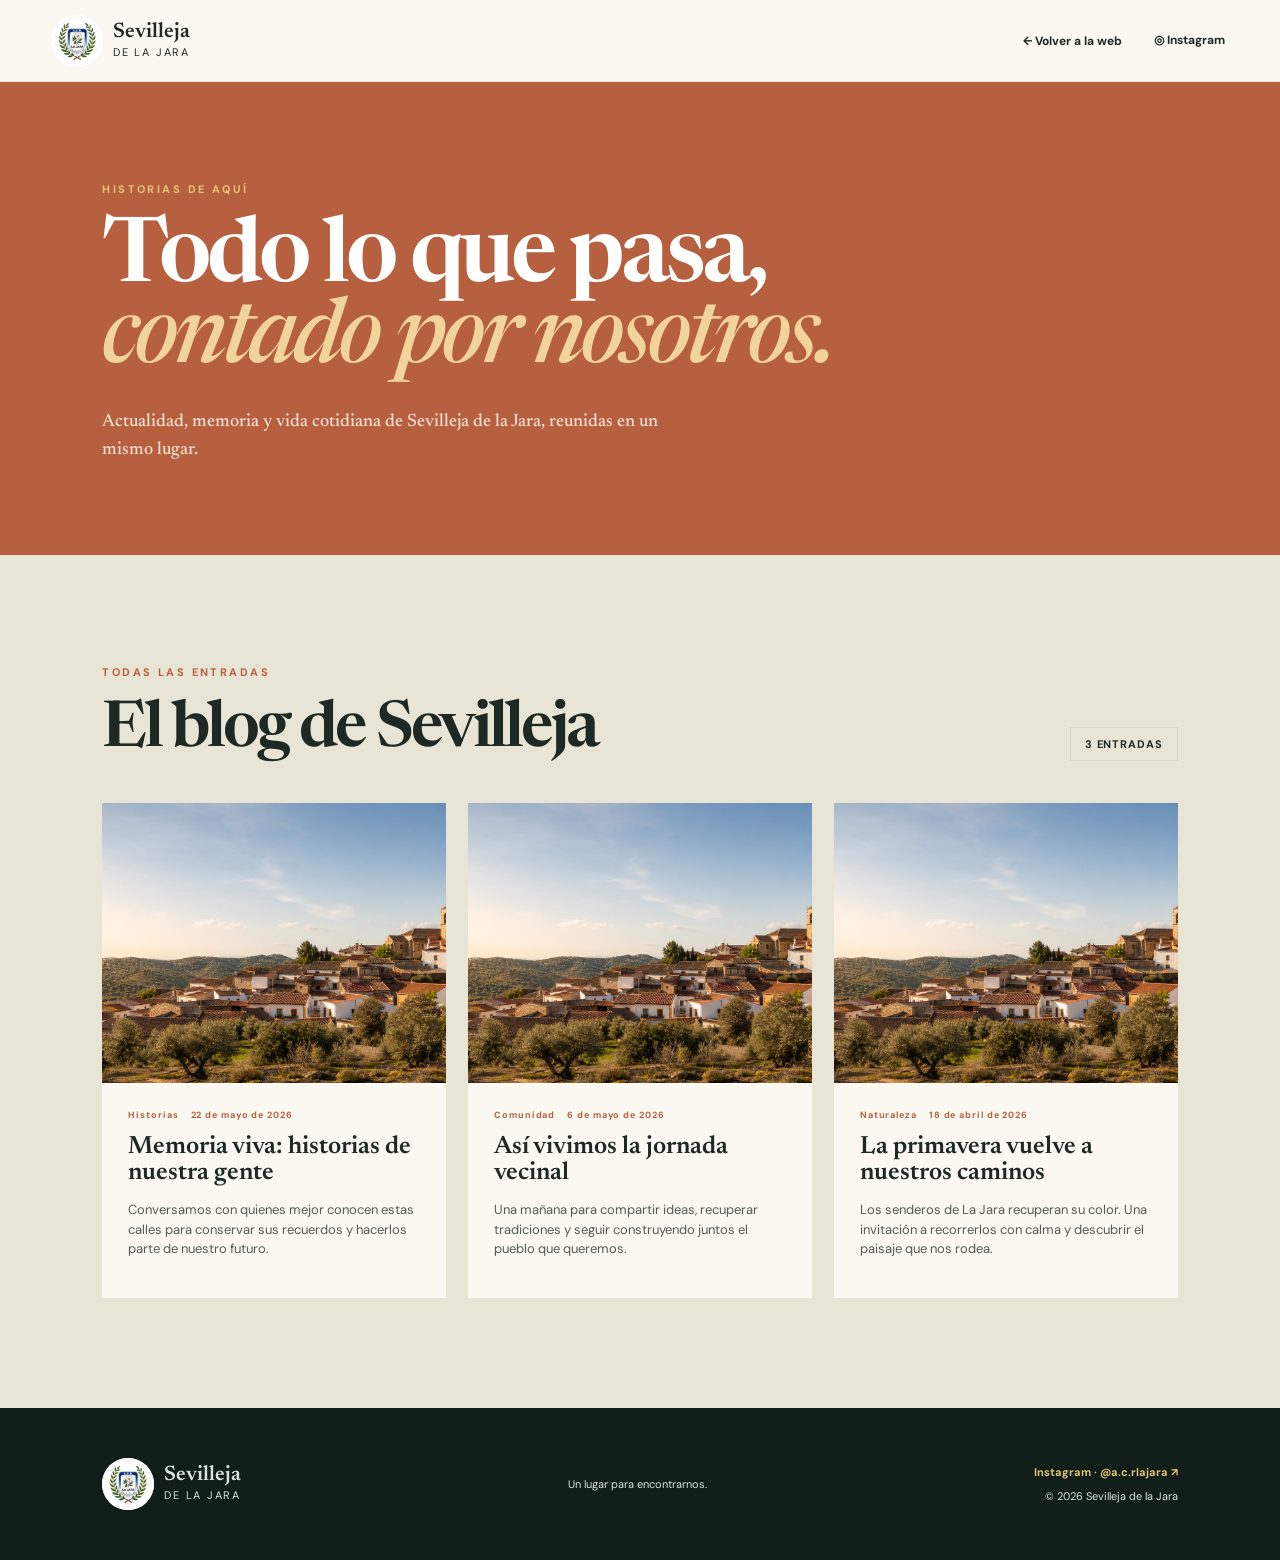
<file: blog.html>
<!doctype html>
<html lang="es">
<head>
  <meta charset="UTF-8">
  <meta name="viewport" content="width=device-width, initial-scale=1.0">
  <meta name="description" content="Todas las historias y noticias de Sevilleja de la Jara.">
  <title>Blog · Sevilleja de la Jara</title>
  <link rel="preconnect" href="https://fonts.googleapis.com">
  <link rel="preconnect" href="https://fonts.gstatic.com" crossorigin>
  <link href="https://fonts.googleapis.com/css2?family=DM+Sans:wght@400;500;600;700&family=Newsreader:opsz,wght@6..72,500;6..72,600&display=swap" rel="stylesheet">
  <link rel="stylesheet" href="styles.css">
</head>
<body class="blog-page">
  <header class="site-header">
    <a class="brand" href="index.html" aria-label="Volver al inicio">
      <img class="brand-logo" src="assets/logo-acr-la-jara.png" alt="Logotipo de A.C.R. La Jara">
      <span><strong>Sevilleja</strong><small>de la Jara</small></span>
    </a>
    <nav class="events-page-nav"><a href="index.html">← Volver a la web</a><a class="instagram-button" href="https://www.instagram.com/a.c.rlajara/" target="_blank" rel="noopener noreferrer">◎ Instagram</a></nav>
  </header>

  <main>
    <section class="blog-page-hero">
      <span class="eyebrow light">HISTORIAS DE AQUÍ</span>
      <h1>Todo lo que pasa,<br><em>contado por nosotros.</em></h1>
      <p>Actualidad, memoria y vida cotidiana de Sevilleja de la Jara, reunidas en un mismo lugar.</p>
    </section>
    <section class="blog-catalog section">
      <div class="catalog-heading"><div><span class="eyebrow">TODAS LAS ENTRADAS</span><h2>El blog de Sevilleja</h2></div><span id="postCount" class="event-count"></span></div>
      <div id="allPostsGrid" class="blog-grid full-blog-grid"></div>
    </section>
  </main>

  <footer><a class="brand footer-brand" href="index.html"><img class="brand-logo" src="assets/logo-acr-la-jara.png" alt="Logotipo de A.C.R. La Jara"><span><strong>Sevilleja</strong><small>de la Jara</small></span></a><p>Un lugar para encontrarnos.</p><div><a class="footer-instagram" href="https://www.instagram.com/a.c.rlajara/" target="_blank" rel="noopener noreferrer">Instagram · @a.c.rlajara ↗</a><span>© <span id="year"></span> Sevilleja de la Jara</span></div></footer>
  <script src="blog.js"></script>
</body>
</html>
</file>
<file: styles.css>
:root{--ink:#1e2924;--green:#254437;--deep:#183129;--sage:#8e9b78;--cream:#f3efdf;--paper:#faf8f1;--ochre:#d09a3b;--terra:#b7603f;--line:#d9d6c9;--white:#fff;--muted:#6e746f;--danger:#a74637}*{box-sizing:border-box}html{scroll-behavior:smooth}body{margin:0;color:var(--ink);background:var(--paper);font-family:"DM Sans",sans-serif}button,input,textarea,select{font:inherit}button,a{color:inherit}a{text-decoration:none}.site-header{height:82px;display:flex;align-items:center;padding:0 4vw;background:var(--paper);position:sticky;top:0;z-index:30;border-bottom:1px solid rgba(0,0,0,.06)}.brand{display:flex;align-items:center;gap:10px;min-width:215px}.brand-mark{display:grid;place-items:center;width:42px;height:42px;border:1px solid currentColor;border-radius:50%;font-family:Newsreader,serif;font-weight:600}.brand strong,.brand small{display:block;line-height:1.05}.brand strong{font:600 21px/1 Newsreader,serif}.brand small{font-size:11px;text-transform:uppercase;letter-spacing:.16em;margin-top:4px}.main-nav{display:flex;gap:26px;align-items:center;margin:auto}.main-nav a{font-size:13px;font-weight:600;padding:31px 0 25px;border-bottom:2px solid transparent}.main-nav a:hover,.main-nav a.active{color:var(--terra);border-color:var(--terra)}.btn{border:0;padding:14px 19px;border-radius:2px;font-weight:700;font-size:13px;cursor:pointer;display:inline-flex;align-items:center;justify-content:center;gap:18px}.btn-dark{background:var(--ink);color:white}.btn-dark:hover{background:var(--terra)}.btn-cream{background:var(--cream);color:var(--ink)}.btn-outline{background:white;border:1px solid var(--line)}.menu-toggle{display:none;border:0;background:none;font-size:23px}.hero{min-height:680px;height:calc(100vh - 82px);position:relative;color:white;overflow:hidden}.hero>img{width:100%;height:100%;object-fit:cover}.hero-shade{position:absolute;inset:0;background:linear-gradient(90deg,rgba(12,28,22,.78) 0%,rgba(17,30,24,.28) 52%,rgba(10,20,18,.08)),linear-gradient(0deg,rgba(13,25,20,.35),transparent 55%)}.hero-content{position:absolute;left:8vw;top:50%;transform:translateY(-50%);max-width:680px}.eyebrow{font-size:11px;font-weight:700;letter-spacing:.22em;color:var(--terra);display:block;margin-bottom:24px}.eyebrow.light{color:#e5c376}.hero h1,.section h2{font:600 clamp(52px,6.6vw,96px)/.9 Newsreader,serif;margin:0;letter-spacing:-.045em}.hero h1 em,.section h2 em{font-weight:500;color:#e7c27a}.hero p{font:500 18px/1.55 Newsreader,serif;max-width:470px;margin:28px 0}.hero-actions{display:flex;align-items:center;gap:34px}.text-link{font-size:12px;font-weight:700;border-bottom:1px solid rgba(255,255,255,.5);padding-bottom:4px}.hero-fact{position:absolute;right:5vw;bottom:50px;border-left:1px solid rgba(255,255,255,.5);padding-left:22px;display:flex;flex-direction:column}.hero-fact small{font-size:9px;letter-spacing:.2em}.hero-fact strong{font:600 30px Newsreader,serif}.hero-fact span{font-size:11px}.section{padding:110px 8vw}.intro{display:grid;grid-template-columns:1fr 1fr .6fr;gap:6vw;align-items:end}.intro h2,.balance-copy h2{font-size:clamp(48px,5vw,72px)}.intro h2 em,.balance-copy h2 em{color:var(--terra)}.intro-copy p{font:500 18px/1.6 Newsreader,serif;color:#4d5751}.arrow-link{display:inline-flex;gap:55px;border-bottom:1px solid var(--ink);padding:10px 0;font-size:12px;font-weight:700}.stat{border-left:1px solid var(--ochre);padding-left:28px;display:flex;flex-direction:column}.stat strong{font:600 58px Newsreader,serif;color:var(--terra)}.stat span{font:600 16px Newsreader,serif}.stat small{margin-top:30px;font-size:9px;letter-spacing:.16em}.blog-section{background:#e9e5d6}.section-heading{display:flex;justify-content:space-between;align-items:end;margin-bottom:50px}.section-heading h2{font-size:clamp(47px,5vw,70px)}.hand-note{font:italic 17px Newsreader,serif;transform:rotate(-3deg);color:#6c6f64}.blog-grid{display:grid;grid-template-columns:repeat(3,1fr);gap:22px}.post-card{background:var(--paper);min-width:0}.post-image{height:240px;overflow:hidden;background:#ccd3c8}.post-image img{width:100%;height:100%;object-fit:cover;transition:.5s}.post-card:hover img{transform:scale(1.03)}.post-body{padding:26px}.post-meta{display:flex;gap:12px;font-size:9px;font-weight:700;letter-spacing:.1em;color:var(--terra)}.post-body h3{font:600 25px/1.05 Newsreader,serif;margin:14px 0 10px}.post-body p{font-size:13px;line-height:1.5;color:var(--muted);display:-webkit-box;-webkit-line-clamp:3;-webkit-box-orient:vertical;overflow:hidden}.read-more{font-size:11px;font-weight:700}.events-section{background:var(--deep);color:white}.inverse p{font:500 16px/1.5 Newsreader,serif;color:#c4cec8}.events-list{border-top:1px solid rgba(255,255,255,.18)}.event-row{display:grid;grid-template-columns:110px 1fr 1fr auto;gap:25px;align-items:center;padding:28px 0;border-bottom:1px solid rgba(255,255,255,.18)}.event-date{text-align:center;border-right:1px solid rgba(255,255,255,.18)}.event-date strong{display:block;font:600 43px/.8 Newsreader,serif;color:#e5c376}.event-date span{font-size:10px;font-weight:700;letter-spacing:.15em}.event-info h3{font:600 25px Newsreader,serif;margin:0 0 5px}.event-info span,.event-place{font-size:12px;color:#aebcb5}.event-place{display:flex;gap:10px}.balance-section{display:grid;grid-template-columns:1fr 1fr;gap:10vw;align-items:center}.balance-copy p{max-width:430px;color:var(--muted);line-height:1.6}.balance-legend{display:flex;gap:28px;margin-top:35px;font-size:12px}.dot{display:inline-block;width:8px;height:8px;border-radius:50%}.dot.income{background:var(--green)}.dot.expense{background:var(--terra)}.balance-card{background:white;box-shadow:0 22px 50px rgba(34,45,39,.12);padding:42px}.balance-top,.balance-numbers{display:flex;justify-content:space-between}.balance-top span{font:600 22px Newsreader,serif}.balance-top small{font-size:9px;letter-spacing:.15em}.balance-card>strong{font:600 60px Newsreader,serif;display:block;margin:20px 0}.bar{height:11px;display:flex;margin:26px 0}.bar i:first-child{background:var(--green)}.bar i:last-child{background:var(--terra)}.balance-numbers small,.balance-numbers b{display:block}.balance-numbers small{font-size:9px;letter-spacing:.12em}.balance-numbers b{font:600 21px Newsreader,serif;margin-top:5px}.balance-numbers span:last-child{text-align:right}.balance-card>p{font-size:11px;color:var(--muted);border-top:1px solid var(--line);padding-top:18px;margin-top:26px}.contact-section{background:var(--terra);color:white;display:grid;grid-template-columns:1fr 1fr;gap:10vw}.contact-section h2{font-size:clamp(50px,5vw,72px)}.contact-section>div>p{font:500 17px/1.5 Newsreader,serif}.contact-form,.modal form,.admin-form{display:flex;flex-direction:column;gap:18px}.contact-form label,.modal label,.admin-form label{font-size:10px;font-weight:700;letter-spacing:.1em}.contact-form input,.contact-form textarea{border:0;border-bottom:1px solid rgba(255,255,255,.5);background:transparent;color:white;padding:10px 0;outline:none;width:100%}.contact-form ::placeholder{color:rgba(255,255,255,.65)}textarea{min-height:90px;resize:vertical}footer{background:#101d18;color:#dce3dd;padding:50px 8vw;display:flex;align-items:center;justify-content:space-between;font-size:11px}.footer-brand{min-width:0}footer>div{display:flex;flex-direction:column;align-items:end;gap:10px}.link-button{background:none;border:0;color:inherit;padding:0;text-decoration:underline;cursor:pointer}.modal{position:fixed;inset:0;z-index:80;display:none;place-items:center;padding:20px}.modal.open{display:grid}.modal-backdrop{position:absolute;inset:0;background:rgba(10,20,16,.72);backdrop-filter:blur(5px)}.modal-card{position:relative;background:var(--paper);padding:45px;width:min(550px,100%);max-height:90vh;overflow:auto;box-shadow:0 25px 70px rgba(0,0,0,.3)}.modal-close{position:absolute;right:18px;top:12px;border:0;background:none;font-size:28px;cursor:pointer}.modal-card h3{font:600 38px Newsreader,serif;margin:0}.modal-card>p{color:var(--muted);font-size:13px;margin-bottom:28px}.modal input,.modal textarea,.admin-form input,.admin-form textarea,.admin-form select{padding:12px;border:1px solid var(--line);background:white;width:100%;margin-top:7px}.form-grid{display:grid;grid-template-columns:1fr 1fr;gap:14px}.check{display:flex;gap:8px;align-items:start;line-height:1.4;letter-spacing:0!important;font-weight:500!important}.check input{width:auto;margin-top:2px}.full{width:100%}.login-card{text-align:center;max-width:430px}.login-card form{text-align:left}.brand-mark.large{margin:0 auto 24px;width:56px;height:56px}.login-hint{background:#ece8da;padding:10px;text-align:center;font-size:11px;color:#6e7069}.toast{position:fixed;right:25px;bottom:25px;z-index:120;background:var(--ink);color:white;padding:15px 22px;border-radius:3px;transform:translateY(120px);opacity:0;transition:.3s;box-shadow:0 8px 30px rgba(0,0,0,.25);font-size:13px}.toast.show{transform:none;opacity:1}.admin-panel{display:none;position:fixed;inset:0;z-index:70;background:#f5f3ec}.admin-panel.open{display:grid;grid-template-columns:240px 1fr}.admin-panel aside{background:var(--deep);color:white;padding:28px 20px;display:flex;flex-direction:column}.admin-brand{padding:0 10px 30px;min-width:0}.admin-panel aside nav{display:flex;flex-direction:column;gap:5px;margin-top:20px}.admin-tab,.logout{border:0;background:none;color:#bdc9c3;text-align:left;padding:13px;border-radius:3px;cursor:pointer;font-size:13px}.admin-tab:hover,.admin-tab.active{background:rgba(255,255,255,.1);color:white}.logout{margin-top:auto}.admin-main{overflow:auto;padding:0 4vw 50px}.admin-main>header{height:105px;display:flex;align-items:center;justify-content:space-between;border-bottom:1px solid var(--line)}.admin-main header small{font-size:9px;letter-spacing:.15em}.admin-main header h2{font:600 30px Newsreader,serif;margin:3px 0}.admin-dashboard{padding-top:35px}.admin-stats{display:grid;grid-template-columns:repeat(4,1fr);gap:16px}.admin-stat{background:white;padding:22px;border:1px solid #ebe8df}.admin-stat small{font-size:9px;letter-spacing:.12em;color:var(--muted)}.admin-stat strong{display:block;font:600 32px Newsreader,serif;margin-top:12px}.admin-grid{display:grid;grid-template-columns:1.4fr 1fr;gap:20px;margin-top:22px}.admin-box{background:white;padding:25px;border:1px solid #ebe8df}.admin-box h3,.admin-section-title h3{font:600 24px Newsreader,serif;margin:0 0 20px}.mini-row{padding:13px 0;border-top:1px solid #eee;display:flex;justify-content:space-between;gap:10px;font-size:12px}.admin-section-title{display:flex;justify-content:space-between;align-items:center;padding-top:35px}.data-table{width:100%;border-collapse:collapse;background:white;font-size:12px}.data-table th{text-align:left;background:#ece9df;padding:12px;font-size:9px;letter-spacing:.1em}.data-table td{padding:13px 12px;border-bottom:1px solid #eee}.actions{display:flex;gap:6px}.icon-btn{border:1px solid var(--line);background:white;padding:6px 9px;cursor:pointer}.icon-btn.danger{color:var(--danger)}.admin-form{background:white;padding:25px;border:1px solid #ebe8df;margin:20px 0}.admin-form .form-actions{display:flex;gap:10px;justify-content:flex-end}.empty{text-align:center;padding:50px;color:var(--muted);background:rgba(255,255,255,.06)}.tag{background:#e7ede9;color:var(--green);padding:4px 7px;font-size:10px}.amount-income{color:#347157}.amount-expense{color:var(--danger)}@media(max-width:1000px){.main-nav{display:none;position:absolute;top:82px;left:0;right:0;background:var(--paper);padding:20px 4vw;flex-direction:column;align-items:start;box-shadow:0 10px 20px rgba(0,0,0,.08)}.main-nav.open{display:flex}.main-nav a{padding:5px 0}.menu-toggle{display:block;margin-left:auto}.site-header>.btn{display:none}.intro{grid-template-columns:1fr 1fr}.stat{grid-column:2}.blog-grid{grid-template-columns:1fr 1fr}.admin-stats{grid-template-columns:1fr 1fr}}@media(max-width:700px){.site-header{height:70px}.brand{min-width:0}.hero{height:720px}.hero-content{left:7vw;right:7vw;top:46%}.hero h1{font-size:58px}.hero-fact{bottom:30px;left:7vw;right:auto}.section{padding:75px 7vw}.intro,.balance-section,.contact-section{grid-template-columns:1fr}.stat{grid-column:auto}.blog-grid{grid-template-columns:1fr}.post-image{height:220px}.section-heading{align-items:start}.hand-note{display:none}.event-row{grid-template-columns:70px 1fr;gap:16px}.event-place{grid-column:2}.event-row .btn{grid-column:2}.balance-card{padding:28px}.balance-card>strong{font-size:48px}.contact-section{gap:50px}footer{flex-direction:column;align-items:start;gap:30px}footer>div{align-items:start}.form-grid{grid-template-columns:1fr}.admin-panel.open{display:block}.admin-panel aside{height:auto;flex-direction:row;align-items:center;overflow-x:auto;padding:10px;position:sticky;top:0;z-index:3}.admin-brand,.logout{display:none}.admin-panel aside nav{flex-direction:row;margin:0}.admin-tab{white-space:nowrap}.admin-main{padding:0 15px 40px}.admin-main>header{height:85px}.admin-main>header .btn{padding:9px}.admin-stats{grid-template-columns:1fr 1fr}.admin-grid{grid-template-columns:1fr}.data-table{display:block;overflow-x:auto}.modal-card{padding:35px 24px}}
/* Identidad visual de A.C.R. La Jara e Instagram */
.brand-logo{width:52px;height:52px;object-fit:contain;border-radius:50%;background:#fff;flex:0 0 auto}
.header-actions{display:flex;align-items:center;gap:12px}
.instagram-button{display:flex;align-items:center;gap:6px;padding:10px 4px;border-bottom:1px solid transparent;font-size:12px;font-weight:700}
.instagram-button:hover{color:var(--terra);border-color:var(--terra)}
.login-logo{display:block;width:92px;height:92px;object-fit:contain;border-radius:50%;margin:0 auto 22px;background:#fff}
.footer-instagram{font-weight:700;color:#e5c376}
.footer-instagram:hover{text-decoration:underline}
@media(max-width:1000px){.header-actions .btn{display:none}}
@media(max-width:700px){.brand-logo{width:46px;height:46px}.instagram-button span{display:none}.header-actions{margin-left:auto}.menu-toggle{margin-left:4px}}
/* Buzón de administración */
.nav-badge{display:none;min-width:20px;height:20px;margin-left:auto;padding:0 6px;border-radius:10px;background:var(--terra);color:#fff;text-align:center;font-size:10px;line-height:20px}
.nav-badge.visible{display:inline-block}
.section-note{margin:-14px 0 20px;color:var(--muted);font-size:12px}
.message-list{display:grid;gap:14px}
.message-card{position:relative;padding:24px 26px;border:1px solid #e5e2d8;background:#fff}
.message-card.unread{border-left:4px solid var(--terra);background:#fffdf7}
.message-head{display:flex;justify-content:space-between;gap:20px}
.message-head h4{margin:7px 0 3px;font:600 22px Newsreader,serif}
.message-head a{color:var(--terra);font-size:12px}
.message-head time{color:var(--muted);font-size:10px;white-space:nowrap}
.message-status{color:var(--muted);font-size:8px;font-weight:700;letter-spacing:.14em}
.message-card.unread .message-status{color:var(--terra)}
.message-card>p{max-width:820px;margin:20px 0;white-space:pre-wrap;color:#4f5853;font:500 16px/1.55 Newsreader,serif}
.message-actions{display:flex;flex-wrap:wrap;gap:8px;align-items:center;padding-top:15px;border-top:1px solid #eee}
.message-actions .btn{padding:8px 12px;font-size:11px}
.mailbox-empty{background:#fff}
.admin-title-actions{display:flex;align-items:center;justify-content:flex-end;gap:10px;flex-wrap:wrap}
.admin-refresh{gap:8px;min-width:118px}
.admin-refresh:disabled{cursor:wait;opacity:.65}
.admin-section-title-compact{padding-top:0}
@media(max-width:700px){.admin-section-title{align-items:flex-start;gap:12px;flex-wrap:wrap}.admin-title-actions{width:100%;justify-content:flex-start}.message-head{flex-direction:column}.message-actions{align-items:stretch}.message-actions>*{text-align:center;justify-content:center}}
/* Control de aforo de eventos */
.event-info .event-capacity{display:block;margin-top:9px;color:#d7e0da;font-size:10px;font-weight:700;letter-spacing:.05em}
.event-info .event-capacity.full{color:#f0a98f}
.event-row.is-full{background:rgba(255,255,255,.025)}
.event-full{background:rgba(255,255,255,.1);color:#bdc9c3;cursor:not-allowed}
.capacity-count{display:inline-block;padding:5px 8px;border-radius:2px;background:#e7ede9;color:var(--green);font-size:10px;font-weight:700}
.capacity-count.full{background:#f5e3dd;color:var(--danger)}
/* Página completa de eventos */
.all-events-action{display:flex;justify-content:center;margin-top:42px}
.all-events-action .btn{min-width:260px}
.events-page-nav{display:flex;align-items:center;gap:28px;margin-left:auto;font-size:12px;font-weight:700}
.events-page-hero{padding:100px 8vw 90px;background:var(--deep);color:#fff}
.events-page-hero h1{margin:0;font:600 clamp(54px,7vw,92px)/.9 Newsreader,serif;letter-spacing:-.045em}
.events-page-hero h1 em{color:#e7c27a;font-weight:500}
.events-page-hero p{max-width:570px;margin:28px 0 0;color:#c4cec8;font:500 18px/1.55 Newsreader,serif}
.events-catalog{background:var(--paper)}
.catalog-heading{display:flex;align-items:end;justify-content:space-between;margin-bottom:42px}
.catalog-heading h2{font-size:clamp(44px,5vw,68px)}
.event-count{padding:9px 14px;border:1px solid var(--line);font-size:11px;font-weight:700;letter-spacing:.08em;text-transform:uppercase}
.full-events-list{border-top-color:var(--line)}
.full-events-list .event-row{border-bottom-color:var(--line);color:var(--ink)}
.full-events-list .event-date{border-right-color:var(--line)}
.full-events-list .event-info>span,.full-events-list .event-place{color:var(--muted)}
.full-events-list .event-info .event-capacity{color:var(--green)}
.full-events-list .event-info .event-capacity.full{color:var(--danger)}
.full-events-list .event-row.is-full{background:#f3f0e7}
.full-events-list .event-full{background:#dedbd1;color:#7a7d78}
@media(max-width:700px){.events-page-nav .instagram-button{display:none}.events-page-hero{padding:75px 7vw}.catalog-heading{display:block}.event-count{display:inline-block;margin-top:20px}.all-events-action .btn{width:100%}}
/* Página completa del blog */
.all-blog-action{display:flex;justify-content:center;margin-top:42px}
.all-blog-action .btn{min-width:280px}
.blog-page-hero{padding:100px 8vw 90px;background:var(--terra);color:#fff}
.blog-page-hero h1{margin:0;max-width:950px;font:600 clamp(54px,7vw,92px)/.9 Newsreader,serif;letter-spacing:-.045em}
.blog-page-hero h1 em{color:#f0d49c;font-weight:500}
.blog-page-hero p{max-width:570px;margin:28px 0 0;color:#f4dfd5;font:500 18px/1.55 Newsreader,serif}
.blog-catalog{background:#e9e5d6}
.full-blog-grid .post-card{scroll-margin-top:110px}
.full-blog-grid .post-image{height:280px}
.full-blog-grid .post-body p{color:#525b56}
.full-blog-grid>.empty{grid-column:1/-1;background:var(--paper)}
@media(max-width:700px){.blog-page-hero{padding:75px 7vw}.all-blog-action .btn{width:100%}.full-blog-grid .post-image{height:220px}}
/* Integración con el calendario del dispositivo */
.event-actions{display:flex;flex-direction:column;gap:8px;min-width:180px}
.event-actions .btn{width:100%;padding:11px 14px;white-space:nowrap}
.btn-calendar{border:1px solid rgba(255,255,255,.4);background:transparent;color:#fff}
.btn-calendar:hover{border-color:#e5c376;color:#e5c376}
.full-events-list .btn-calendar{border-color:var(--line);background:#fff;color:var(--ink)}
.full-events-list .btn-calendar:hover{border-color:var(--terra);color:var(--terra)}
@media(max-width:700px){.event-actions{grid-column:2;width:100%;min-width:0}.event-actions .btn{grid-column:auto}}
/* Lectura ampliada de las entradas del blog */
body.modal-open{overflow:hidden}
.read-more{border:0;background:transparent;padding:0;cursor:pointer;text-align:left}
.read-more:hover{color:var(--terra)}
.article-modal-card{width:min(920px,100%);padding:0;background:var(--paper)}
.article-modal-image{display:block;width:100%;height:360px;object-fit:cover;background:#ccd3c8}
.article-modal-content{padding:42px 54px 50px}
.article-modal-content h3{margin:14px 0 24px;font:600 clamp(36px,5vw,58px)/.98 Newsreader,serif;letter-spacing:-.025em}
.article-modal-content>p{margin:0;color:#4e5852;white-space:pre-wrap;font:500 18px/1.7 Newsreader,serif}
.article-modal-close{top:18px;right:18px;width:40px;height:40px;border-radius:50%;background:rgba(255,255,255,.94);box-shadow:0 3px 15px rgba(0,0,0,.15);line-height:36px}
@media(max-width:700px){.article-modal-card{max-height:92vh}.article-modal-image{height:220px}.article-modal-content{padding:28px 24px 34px}.article-modal-content h3{font-size:36px}.article-modal-content>p{font-size:16px}}
/* Desglose público de las cuentas */
.balance-detail-link{display:flex;justify-content:space-between;align-items:center;margin-top:20px;padding:14px 0 3px;border-bottom:1px solid var(--ink);font-size:12px;font-weight:700}
.balance-detail-link:hover{color:var(--terra);border-color:var(--terra)}
.balance-page-hero{padding:100px 8vw 90px;background:var(--green);color:#fff}
.balance-page-hero h1{margin:0;font:600 clamp(54px,7vw,92px)/.9 Newsreader,serif;letter-spacing:-.045em}
.balance-page-hero h1 em{color:#e7c27a;font-weight:500}
.balance-page-hero p{max-width:600px;margin:28px 0 0;color:#ced8d2;font:500 18px/1.55 Newsreader,serif}
.public-accounts{background:#f0ede3}
.balance-filter{display:grid;grid-template-columns:1fr 1fr auto auto;gap:14px;align-items:end;margin-bottom:12px;padding:24px;background:#fff;border:1px solid #e5e2d8}
.balance-filter label{color:var(--muted);font-size:10px;font-weight:700;letter-spacing:.1em;text-transform:uppercase}
.balance-filter input{display:block;width:100%;margin-top:8px;padding:12px;border:1px solid var(--line);background:var(--paper);color:var(--ink)}
.filter-message{min-height:20px;margin:10px 0 25px;color:var(--muted);font-size:12px}
.public-balance-summary{display:grid;grid-template-columns:repeat(3,1fr);gap:16px;margin-bottom:28px}
.public-balance-summary article{padding:26px;background:#fff;border:1px solid #e5e2d8}
.public-balance-summary article.total-card{background:var(--deep);color:#fff}
.public-balance-summary small{display:block;margin-bottom:10px;color:var(--muted);font-size:9px;font-weight:700;letter-spacing:.13em}
.public-balance-summary .total-card small{color:#b8c7bf}
.public-balance-summary strong{font:600 clamp(28px,3vw,42px) Newsreader,serif}
.public-table-wrap{overflow-x:auto;border:1px solid #e5e2d8}
.public-data-table{min-width:680px}
.public-data-table th:last-child,.public-data-table td:last-child{text-align:right}
.public-data-table td{padding:17px 14px}
.public-type{display:inline-block;padding:5px 8px;font-size:10px;font-weight:700}
.public-type.income{background:#e1ece5;color:#347157}
.public-type.expense{background:#f5e3dd;color:var(--danger)}
.no-results{text-align:center!important;padding:45px!important;color:var(--muted)}
@media(max-width:850px){.balance-filter{grid-template-columns:1fr 1fr}.public-balance-summary{grid-template-columns:1fr}}
@media(max-width:700px){.balance-page-hero{padding:75px 7vw}.balance-filter{grid-template-columns:1fr}.balance-filter .btn{width:100%}}
</file>
